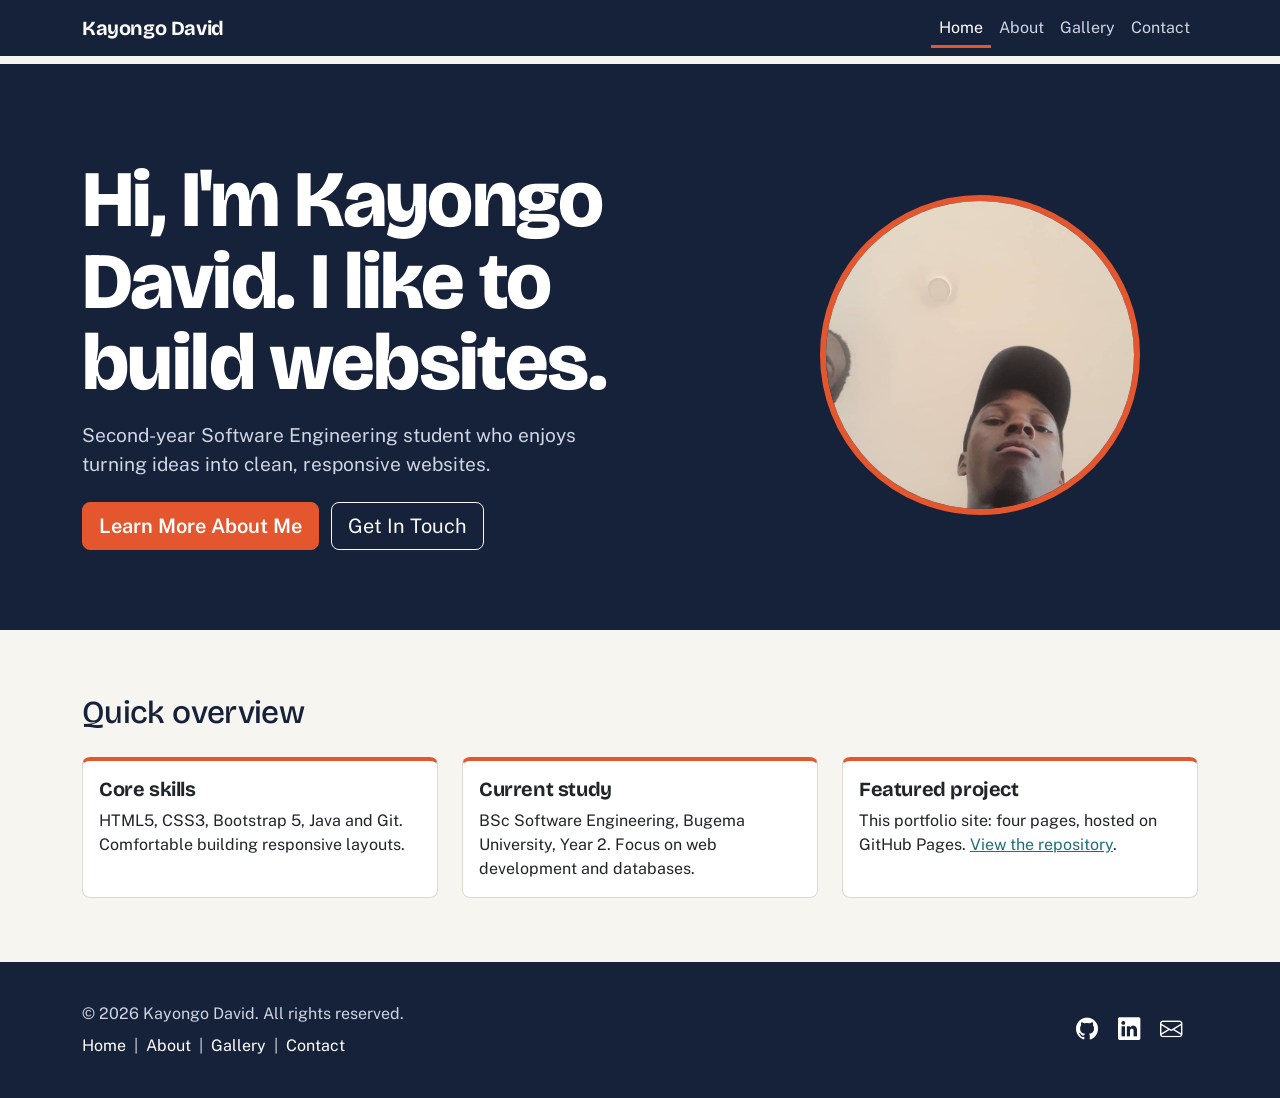
<file: index.html>
<!DOCTYPE html>
<html lang="en">
<head>
<meta charset="UTF-8">
<meta name="viewport" content="width=device-width, initial-scale=1">
<title>Home | Kayongo David</title>
<meta name="description" content="Personal portfolio of Kayongo David.">
<link rel="preconnect" href="https://fonts.googleapis.com">
<link rel="preconnect" href="https://fonts.gstatic.com" crossorigin>
<link href="https://fonts.googleapis.com/css2?family=Bricolage+Grotesque:wght@600;800&family=Public+Sans:wght@400;600&display=swap" rel="stylesheet">
<link href="https://cdn.jsdelivr.net/npm/bootstrap@5.3.3/dist/css/bootstrap.min.css" rel="stylesheet">
<link href="https://cdn.jsdelivr.net/npm/bootstrap-icons@1.11.3/font/bootstrap-icons.min.css" rel="stylesheet">
<link rel="stylesheet" href="css/style.css">
</head>
<body>
<nav class="navbar navbar-expand-md navbar-dark fixed-top">
  <div class="container">
    <a class="navbar-brand fw-bold" href="index.html">Kayongo David</a>
    <button class="navbar-toggler" type="button" data-bs-toggle="collapse" data-bs-target="#nav" aria-controls="nav" aria-expanded="false" aria-label="Toggle navigation"><span class="navbar-toggler-icon"></span></button>
    <div class="collapse navbar-collapse" id="nav">
      <ul class="navbar-nav ms-auto">
        <li class="nav-item"><a class="nav-link active" href="index.html" aria-current="page">Home</a></li>
        <li class="nav-item"><a class="nav-link" href="about.html">About</a></li>
        <li class="nav-item"><a class="nav-link" href="gallery.html">Gallery</a></li>
        <li class="nav-item"><a class="nav-link" href="contact.html">Contact</a></li>
      </ul>
    </div>
  </div>
</nav>

<header class="hero">
  <div class="container">
    <div class="row align-items-center g-5">
      <div class="col-lg-7">
        <h1>Hi, I'm Kayongo David. I like to build websites.</h1>
        <p class="mt-3">Second-year Software Engineering student who enjoys turning ideas into clean, responsive websites.</p>
        <a href="about.html" class="btn btn-accent btn-lg me-2 mt-2">Learn More About Me</a>
        <a href="contact.html" class="btn btn-outline-light btn-lg mt-2">Get In Touch</a>
      </div>
      <div class="col-lg-5 text-center">
        <img class="portrait" src="images/mypotrait.jpeg" alt="Portrait of Kayongo David">
      </div>
    </div>
  </div>
</header>

<main>
<section class="section" aria-labelledby="highlights">
  <div class="container">
    <h2 id="highlights" class="mb-4">Quick overview</h2>
    <div class="row g-4">
      <div class="col-md-4"><div class="card stat-card h-100"><div class="card-body">
        <h3 class="h5 card-title">Core skills</h3>
        <p class="card-text">HTML5, CSS3, Bootstrap 5, Java and Git. Comfortable building responsive layouts.</p></div></div></div>
      <div class="col-md-4"><div class="card stat-card h-100"><div class="card-body">
        <h3 class="h5 card-title">Current study</h3>
        <p class="card-text">BSc Software Engineering, Bugema University, Year 2. Focus on web development and databases.</p></div></div></div>
      <div class="col-md-4"><div class="card stat-card h-100"><div class="card-body">
        <h3 class="h5 card-title">Featured project</h3>
        <p class="card-text">This portfolio site: four pages, hosted on GitHub Pages. <a href="https://github.com/henrykayongo34-oss/YOUR-REPO">View the repository</a>.</p></div></div></div>
    </div>
  </div>
</section>
</main>

<footer>
  <div class="container d-md-flex justify-content-between align-items-center">
    <div>
      <p class="mb-2">&copy; 2026 Kayongo David. All rights reserved.</p>
      <a href="index.html">Home</a> &nbsp;|&nbsp; <a href="about.html">About</a> &nbsp;|&nbsp; <a href="gallery.html">Gallery</a> &nbsp;|&nbsp; <a href="contact.html">Contact</a>
    </div>
    <div class="social mt-3 mt-md-0">
      <a href="https://github.com/henrykayongo34-oss" aria-label="GitHub"><i class="bi bi-github"></i></a>
      <a href="https://linkedin.com/in/YOUR-LINKEDIN" aria-label="LinkedIn"><i class="bi bi-linkedin"></i></a>
      <a href="mailto:YOUR-EMAIL@example.com" aria-label="Email"><i class="bi bi-envelope"></i></a>
    </div>
  </div>
</footer>
<script src="https://cdn.jsdelivr.net/npm/bootstrap@5.3.3/dist/js/bootstrap.bundle.min.js"></script>
</body>
</html>
</file>
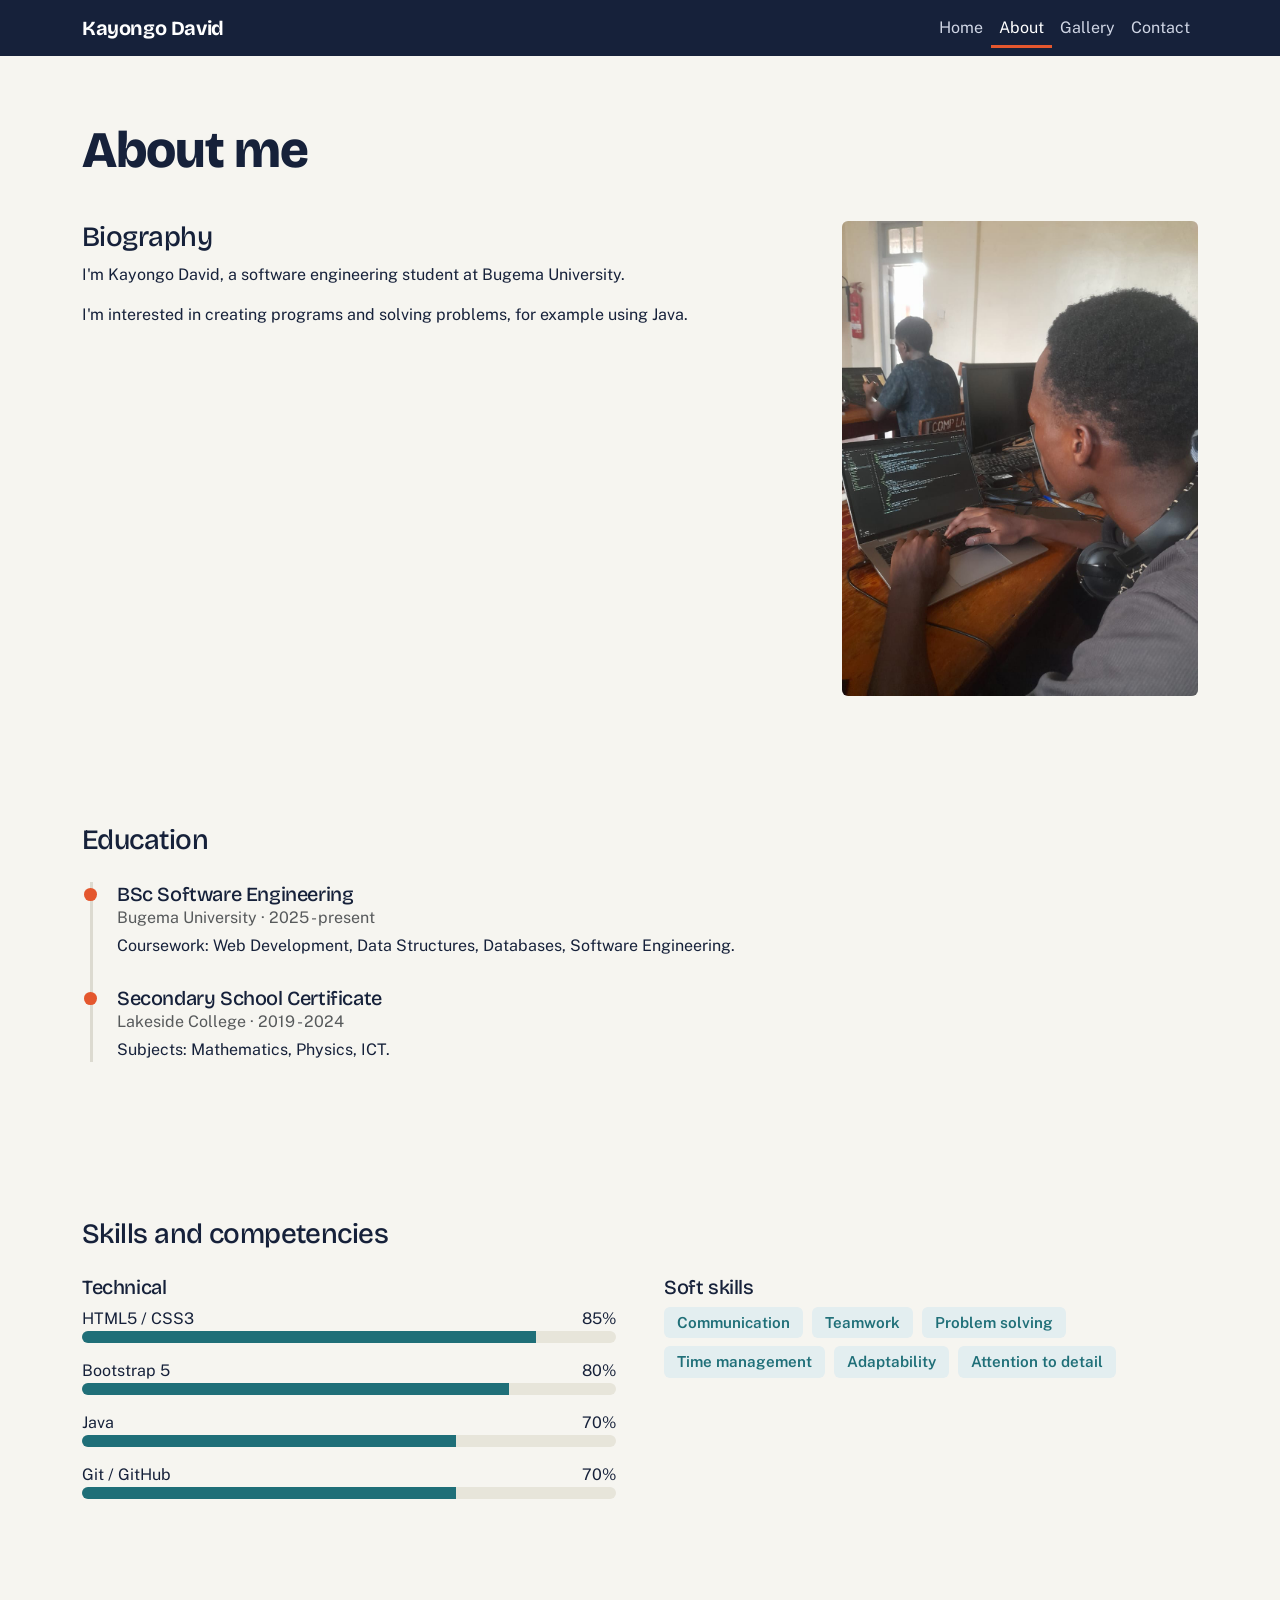
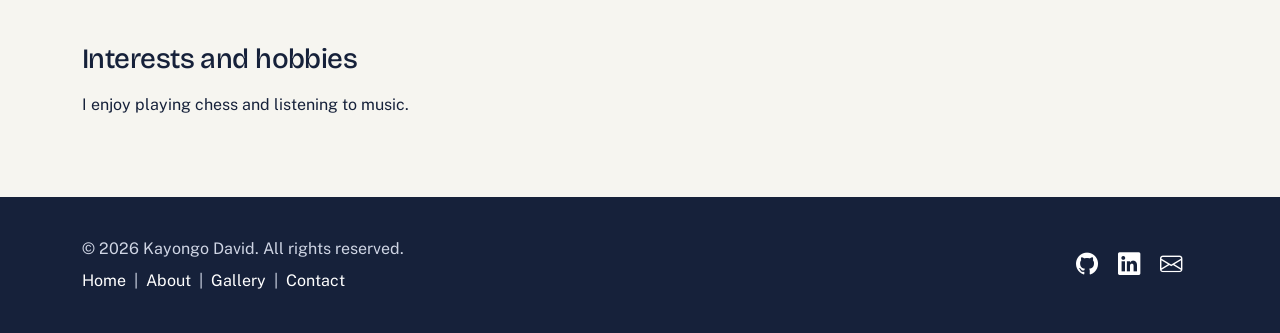
<file: about.html>
<!DOCTYPE html>
<html lang="en">
<head>
<meta charset="UTF-8">
<meta name="viewport" content="width=device-width, initial-scale=1">
<title>About | Kayongo David</title>
<meta name="description" content="Personal portfolio of Kayongo David.">
<link rel="preconnect" href="https://fonts.googleapis.com">
<link rel="preconnect" href="https://fonts.gstatic.com" crossorigin>
<link href="https://fonts.googleapis.com/css2?family=Bricolage+Grotesque:wght@600;800&family=Public+Sans:wght@400;600&display=swap" rel="stylesheet">
<link href="https://cdn.jsdelivr.net/npm/bootstrap@5.3.3/dist/css/bootstrap.min.css" rel="stylesheet">
<link href="https://cdn.jsdelivr.net/npm/bootstrap-icons@1.11.3/font/bootstrap-icons.min.css" rel="stylesheet">
<link rel="stylesheet" href="css/style.css">
</head>
<body>
<nav class="navbar navbar-expand-md navbar-dark fixed-top">
  <div class="container">
    <a class="navbar-brand fw-bold" href="index.html">Kayongo David</a>
    <button class="navbar-toggler" type="button" data-bs-toggle="collapse" data-bs-target="#nav" aria-controls="nav" aria-expanded="false" aria-label="Toggle navigation"><span class="navbar-toggler-icon"></span></button>
    <div class="collapse navbar-collapse" id="nav">
      <ul class="navbar-nav ms-auto">
        <li class="nav-item"><a class="nav-link" href="index.html">Home</a></li>
        <li class="nav-item"><a class="nav-link active" href="about.html" aria-current="page">About</a></li>
        <li class="nav-item"><a class="nav-link" href="gallery.html">Gallery</a></li>
        <li class="nav-item"><a class="nav-link" href="contact.html">Contact</a></li>
      </ul>
    </div>
  </div>
</nav>

<main class="container">
  <div class="page-head"><h1>About me</h1></div>

  <section class="section pt-2" aria-labelledby="bio">
    <div class="row g-4">
      <div class="col-md-8">
        <h2 id="bio" class="h3">Biography</h2>
        <p>I'm Kayongo David, a software engineering student at Bugema University.</p>
        <p>I'm interested in creating programs and solving problems, for example using Java.</p>
      </div>
      <div class="col-md-4">
        <img class="img-fluid rounded" src="images/img1.jpeg" alt="Kayongo David">
      </div>
    </div>
  </section>

  <section class="section" aria-labelledby="edu">
    <h2 id="edu" class="h3 mb-4">Education</h2>
    <div class="timeline">
      <div class="item">
        <h3 class="h5 mb-0">BSc Software Engineering</h3>
        <p class="text-muted mb-1">Bugema University &middot; 2025 - present</p>
        <p class="mb-0">Coursework: Web Development, Data Structures, Databases, Software Engineering.</p>
      </div>
      <div class="item">
        <h3 class="h5 mb-0">Secondary School Certificate</h3>
        <p class="text-muted mb-1">Lakeside College &middot; 2019 - 2024</p>
        <p class="mb-0">Subjects: Mathematics, Physics, ICT.</p>
      </div>
    </div>
  </section>

  <section class="section" aria-labelledby="skills">
    <h2 id="skills" class="h3 mb-4">Skills and competencies</h2>
    <div class="row g-5">
      <div class="col-md-6">
        <h3 class="h5">Technical</h3>
        <div class="mb-3">
          <div class="d-flex justify-content-between"><span>HTML5 / CSS3</span><span>85%</span></div>
          <div class="progress" role="progressbar" aria-label="HTML5 and CSS3" aria-valuenow="85" aria-valuemin="0" aria-valuemax="100"><div class="progress-bar" style="width:85%"></div></div>
        </div>
        <div class="mb-3">
          <div class="d-flex justify-content-between"><span>Bootstrap 5</span><span>80%</span></div>
          <div class="progress" role="progressbar" aria-label="Bootstrap 5" aria-valuenow="80" aria-valuemin="0" aria-valuemax="100"><div class="progress-bar" style="width:80%"></div></div>
        </div>
        <div class="mb-3">
          <div class="d-flex justify-content-between"><span>Java</span><span>70%</span></div>
          <div class="progress" role="progressbar" aria-label="Java" aria-valuenow="70" aria-valuemin="0" aria-valuemax="100"><div class="progress-bar" style="width:70%"></div></div>
        </div>
        <div class="mb-3">
          <div class="d-flex justify-content-between"><span>Git / GitHub</span><span>70%</span></div>
          <div class="progress" role="progressbar" aria-label="Git and GitHub" aria-valuenow="70" aria-valuemin="0" aria-valuemax="100"><div class="progress-bar" style="width:70%"></div></div>
        </div>
      </div>
      <div class="col-md-6">
        <h3 class="h5">Soft skills</h3>
        <span class="badge badge-skill">Communication</span>
        <span class="badge badge-skill">Teamwork</span>
        <span class="badge badge-skill">Problem solving</span>
        <span class="badge badge-skill">Time management</span>
        <span class="badge badge-skill">Adaptability</span>
        <span class="badge badge-skill">Attention to detail</span>
      </div>
    </div>
  </section>

  <section class="section" aria-labelledby="interests">
    <h2 id="interests" class="h3 mb-3">Interests and hobbies</h2>
    <p>I enjoy playing chess and listening to music.</p>
  </section>
</main>

<footer>
  <div class="container d-md-flex justify-content-between align-items-center">
    <div>
      <p class="mb-2">&copy; 2026 Kayongo David. All rights reserved.</p>
      <a href="index.html">Home</a> &nbsp;|&nbsp; <a href="about.html">About</a> &nbsp;|&nbsp; <a href="gallery.html">Gallery</a> &nbsp;|&nbsp; <a href="contact.html">Contact</a>
    </div>
    <div class="social mt-3 mt-md-0">
      <a href="https://github.com/henrykayongo34-oss" aria-label="GitHub"><i class="bi bi-github"></i></a>
      <a href="https://linkedin.com/in/your-username" aria-label="LinkedIn"><i class="bi bi-linkedin"></i></a>
      <a href="mailto:you@university.edu" aria-label="Email"><i class="bi bi-envelope"></i></a>
    </div>
  </div>
</footer>
<script src="https://cdn.jsdelivr.net/npm/bootstrap@5.3.3/dist/js/bootstrap.bundle.min.js"></script>
</body>
</html>
</file>
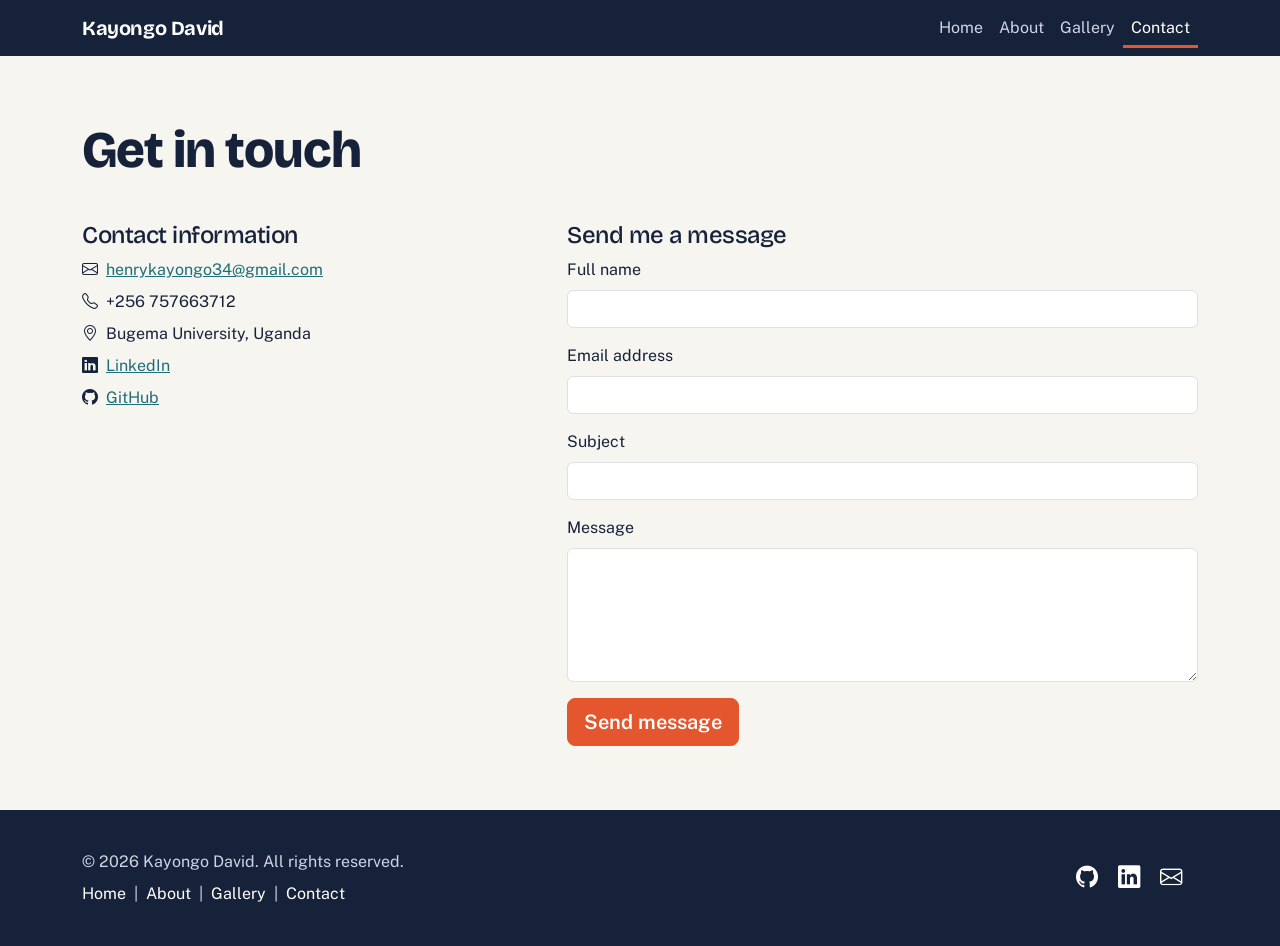
<file: contact.html>
<!DOCTYPE html>
<html lang="en">
<head>
<meta charset="UTF-8">
<meta name="viewport" content="width=device-width, initial-scale=1">
<title>Contact | Kayongo David</title>
<meta name="description" content="Personal portfolio of Kayongo David.">
<link rel="preconnect" href="https://fonts.googleapis.com">
<link rel="preconnect" href="https://fonts.gstatic.com" crossorigin>
<link href="https://fonts.googleapis.com/css2?family=Bricolage+Grotesque:wght@600;800&family=Public+Sans:wght@400;600&display=swap" rel="stylesheet">
<link href="https://cdn.jsdelivr.net/npm/bootstrap@5.3.3/dist/css/bootstrap.min.css" rel="stylesheet">
<link href="https://cdn.jsdelivr.net/npm/bootstrap-icons@1.11.3/font/bootstrap-icons.min.css" rel="stylesheet">
<link rel="stylesheet" href="css/style.css">
</head>
<body>
<nav class="navbar navbar-expand-md navbar-dark fixed-top">
  <div class="container">
    <a class="navbar-brand fw-bold" href="index.html">Kayongo David</a>
    <button class="navbar-toggler" type="button" data-bs-toggle="collapse" data-bs-target="#nav" aria-controls="nav" aria-expanded="false" aria-label="Toggle navigation"><span class="navbar-toggler-icon"></span></button>
    <div class="collapse navbar-collapse" id="nav">
      <ul class="navbar-nav ms-auto">
        <li class="nav-item"><a class="nav-link" href="index.html">Home</a></li>
        <li class="nav-item"><a class="nav-link" href="about.html">About</a></li>
        <li class="nav-item"><a class="nav-link" href="gallery.html">Gallery</a></li>
        <li class="nav-item"><a class="nav-link active" href="contact.html" aria-current="page">Contact</a></li>
      </ul>
    </div>
  </div>
</nav>

<main class="container">
  <div class="page-head"><h1>Get in touch</h1></div>
  <section class="section pt-2">
    <div class="row g-5">
      <div class="col-md-5">
        <h2 class="h4">Contact information</h2>
        <ul class="list-unstyled fs-6">
          <li class="mb-2"><i class="bi bi-envelope me-2"></i><a href="mailto:henrykayongo34@gmail.com">henrykayongo34@gmail.com</a></li>
          <li class="mb-2"><i class="bi bi-telephone me-2"></i>+256 757663712</li>
          <li class="mb-2"><i class="bi bi-geo-alt me-2"></i>Bugema University, Uganda</li>
          <li class="mb-2"><i class="bi bi-linkedin me-2"></i><a href="https://linkedin.com/in/YOUR-LINKEDIN">LinkedIn</a></li>
          <li><i class="bi bi-github me-2"></i><a href="https://github.com/henrykayongo34-oss">GitHub</a></li>
        </ul>
      </div>
      <div class="col-md-7">
        <h2 class="h4">Send me a message</h2>
        <div id="sent" class="alert alert-success d-none" role="alert">Thanks, your message was sent.</div>
        <form id="contactForm" class="needs-validation" novalidate>
          <div class="mb-3"><label for="name" class="form-label">Full name</label>
            <input type="text" class="form-control" id="name" required>
            <div class="invalid-feedback">Please enter your name.</div></div>
          <div class="mb-3"><label for="email" class="form-label">Email address</label>
            <input type="email" class="form-control" id="email" required>
            <div class="invalid-feedback">Please enter a valid email address.</div></div>
          <div class="mb-3"><label for="subject" class="form-label">Subject</label>
            <input type="text" class="form-control" id="subject" required>
            <div class="invalid-feedback">Please add a subject.</div></div>
          <div class="mb-3"><label for="message" class="form-label">Message</label>
            <textarea class="form-control" id="message" rows="5" required></textarea>
            <div class="invalid-feedback">Please write a message.</div></div>
          <button type="submit" class="btn btn-accent btn-lg">Send message</button>
        </form>
      </div>
    </div>
  </section>
</main>

<footer>
  <div class="container d-md-flex justify-content-between align-items-center">
    <div>
      <p class="mb-2">&copy; 2026 Kayongo David. All rights reserved.</p>
      <a href="index.html">Home</a> &nbsp;|&nbsp; <a href="about.html">About</a> &nbsp;|&nbsp; <a href="gallery.html">Gallery</a> &nbsp;|&nbsp; <a href="contact.html">Contact</a>
    </div>
    <div class="social mt-3 mt-md-0">
      <a href="https://github.com/henrykayongo34-oss" aria-label="GitHub"><i class="bi bi-github"></i></a>
      <a href="https://linkedin.com/in/YOUR-LINKEDIN" aria-label="LinkedIn"><i class="bi bi-linkedin"></i></a>
      <a href="mailto:YOUR-EMAIL@example.com" aria-label="Email"><i class="bi bi-envelope"></i></a>
    </div>
  </div>
</footer>
<script src="https://cdn.jsdelivr.net/npm/bootstrap@5.3.3/dist/js/bootstrap.bundle.min.js"></script>
<script>
document.getElementById('contactForm').addEventListener('submit', function (e) {
  e.preventDefault();
  if (!this.checkValidity()) { this.classList.add('was-validated'); return; }
  // Demo only: connect to Formspree/EmailJS to actually deliver messages.
  document.getElementById('sent').classList.remove('d-none');
  this.reset(); this.classList.remove('was-validated');
});
</script>
</body>
</html>
</file>
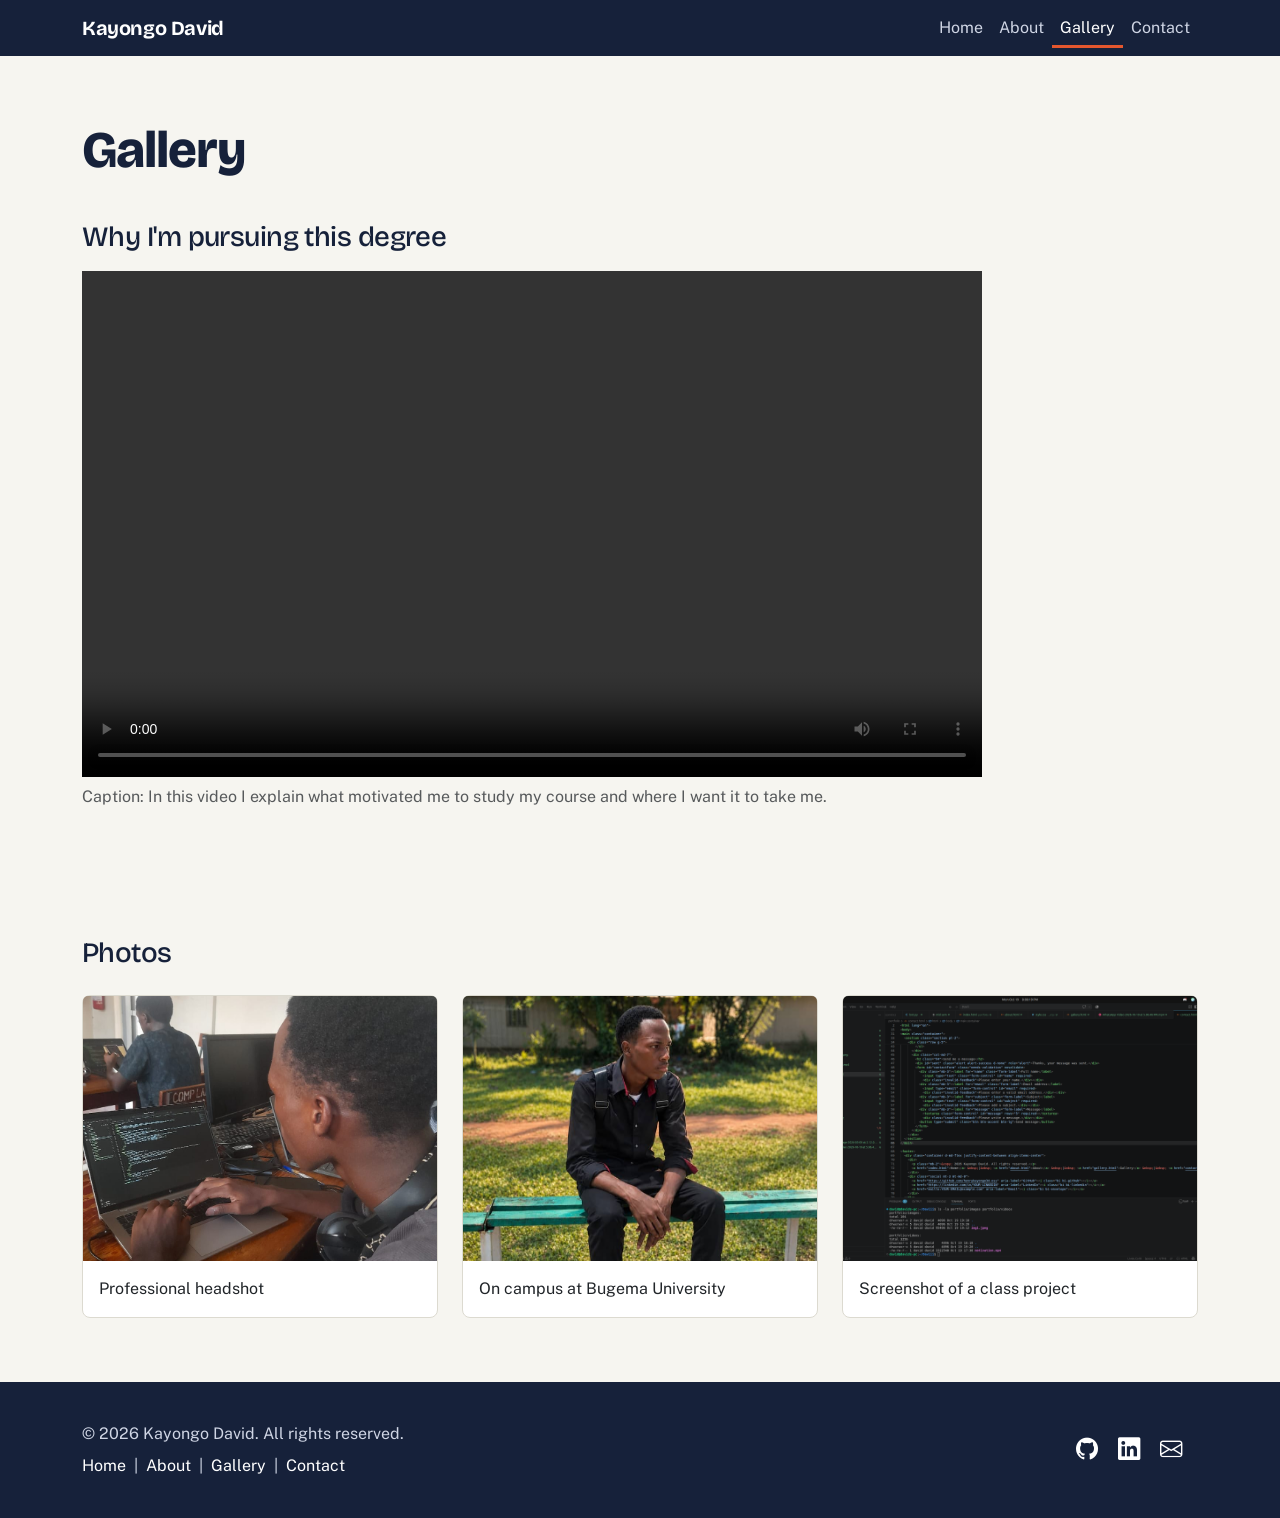
<file: gallery.html>
<!DOCTYPE html>
<html lang="en">
<head>
<meta charset="UTF-8">
<meta name="viewport" content="width=device-width, initial-scale=1">
<title>Gallery | Kayongo David</title>
<meta name="description" content="Personal portfolio of Kayongo David.">
<link rel="preconnect" href="https://fonts.googleapis.com">
<link rel="preconnect" href="https://fonts.gstatic.com" crossorigin>
<link href="https://fonts.googleapis.com/css2?family=Bricolage+Grotesque:wght@600;800&family=Public+Sans:wght@400;600&display=swap" rel="stylesheet">
<link href="https://cdn.jsdelivr.net/npm/bootstrap@5.3.3/dist/css/bootstrap.min.css" rel="stylesheet">
<link href="https://cdn.jsdelivr.net/npm/bootstrap-icons@1.11.3/font/bootstrap-icons.min.css" rel="stylesheet">
<link href="css/style.css" rel="stylesheet">
</head>
<body>
<nav class="navbar navbar-expand-md navbar-dark fixed-top">
  <div class="container">
    <a class="navbar-brand fw-bold" href="index.html">Kayongo David</a>
    <button class="navbar-toggler" type="button" data-bs-toggle="collapse" data-bs-target="#nav" aria-controls="nav" aria-expanded="false" aria-label="Toggle navigation"><span class="navbar-toggler-icon"></span></button>
    <div class="collapse navbar-collapse" id="nav">
      <ul class="navbar-nav ms-auto">
        <li class="nav-item"><a class="nav-link" href="index.html">Home</a></li>
        <li class="nav-item"><a class="nav-link" href="about.html">About</a></li>
        <li class="nav-item"><a class="nav-link active" href="gallery.html" aria-current="page">Gallery</a></li>
        <li class="nav-item"><a class="nav-link" href="contact.html">Contact</a></li>
      </ul>
    </div>
  </div>
</nav>

<main class="container">
  <div class="page-head"><h1>Gallery</h1></div>

  <section class="section pt-2" aria-labelledby="video">
    <h2 id="video" class="h3 mb-3">Why I'm pursuing this degree</h2>
    <div class="video-wrap">
      <div class="ratio ratio-16x9">
        <video controls>
          <source src="videos/motivation.mp4" type="video/mp4">
          Your browser does not support the video tag.
        </video>
      </div>
      <p class="text-muted mt-2 mb-0">Caption: In this video I explain what motivated me to study my course and where I want it to take me.</p>
    </div>
  </section>

  <section class="section gallery" aria-labelledby="photos">
    <h2 id="photos" class="h3 mb-4">Photos</h2>
    <div class="row g-4">
      <div class="col-md-4"><figure class="card h-100 mb-0">
        <img src="images/img1.jpeg" class="card-img-top" alt="Professional headshot of Kayongo David" loading="lazy">
        <figcaption class="card-body">Professional headshot</figcaption></figure></div>
      <div class="col-md-4"><figure class="card h-100 mb-0">
        <img src="images/img3.jpeg" class="card-img-top" alt="Kayongo David on campus" loading="lazy">
        <figcaption class="card-body">On campus at Bugema University</figcaption></figure></div>
      <div class="col-md-4"><figure class="card h-100 mb-0">
        <img src="images/img2.png" class="card-img-top" alt="Project screenshot" loading="lazy">
        <figcaption class="card-body">Screenshot of a class project</figcaption></figure></div>
    </div>
  </section>
</main>

<footer>
  <div class="container d-md-flex justify-content-between align-items-center">
    <div>
      <p class="mb-2">&copy; 2026 Kayongo David. All rights reserved.</p>
      <a href="index.html">Home</a> &nbsp;|&nbsp; <a href="about.html">About</a> &nbsp;|&nbsp; <a href="gallery.html">Gallery</a> &nbsp;|&nbsp; <a href="contact.html">Contact</a>
    </div>
    <div class="social mt-3 mt-md-0">
      <a href="https://github.com/henrykayongo34-oss" aria-label="GitHub"><i class="bi bi-github"></i></a>
      <a href="https://linkedin.com/in/YOUR-LINKEDIN" aria-label="LinkedIn"><i class="bi bi-linkedin"></i></a>
      <a href="mailto:YOUR-EMAIL@example.com" aria-label="Email"><i class="bi bi-envelope"></i></a>
    </div>
  </div>
</footer>
<script src="https://cdn.jsdelivr.net/npm/bootstrap@5.3.3/dist/js/bootstrap.bundle.min.js"></script>
</body>
</html>
</file>
<file: css/style.css>
:root{--ink:#16213a;--paper:#f6f5f0;--accent:#e4572e;--teal:#1f6f78;--muted:#5b6478;--line:#dcdad0}
html{scroll-behavior:smooth}
body{font-family:'Public Sans',system-ui,sans-serif;color:var(--ink);background:var(--paper);padding-top:64px}
h1,h2,h3,h4,.navbar-brand{font-family:'Bricolage Grotesque',system-ui,sans-serif;letter-spacing:-.02em}
a{color:var(--teal)}
:focus-visible{outline:3px solid var(--accent);outline-offset:2px}
.navbar{background:var(--ink)}
.navbar .nav-link{color:#cfd5e4}
.navbar .nav-link:hover,.navbar .nav-link.active{color:#fff}
.navbar .nav-link.active{box-shadow:inset 0 -3px 0 var(--accent)}
.btn-accent{background:var(--accent);border-color:var(--accent);color:#fff;font-weight:600}
.btn-accent:hover{background:#c9441f;border-color:#c9441f;color:#fff}
.btn-outline-ink{border:2px solid var(--ink);color:var(--ink);font-weight:600}
.btn-outline-ink:hover{background:var(--ink);color:#fff}
.hero{background:var(--ink);color:#fff;padding:6rem 0 5rem;position:relative;overflow:hidden}
.hero h1{font-size:clamp(2.6rem,7vw,5rem);line-height:1.02;font-weight:800}
.hero p{color:#cfd5e4;font-size:1.2rem;max-width:34rem}
.hero .portrait{width:min(320px,70vw);aspect-ratio:1;border-radius:50%;object-fit:cover;border:6px solid var(--accent)}
.section{padding:4rem 0}
.page-head{padding:3.5rem 0 1.5rem}
.page-head h1{font-weight:800;font-size:clamp(2rem,5vw,3.2rem)}
.card{border:1px solid var(--line);border-radius:.5rem;background:#fff}
.card .card-title{font-weight:700}
.stat-card{border-top:4px solid var(--accent)}
.timeline{border-left:3px solid var(--line);padding-left:1.5rem;margin-left:.5rem}
.timeline .item{position:relative;margin-bottom:1.75rem}
.timeline .item::before{content:"";position:absolute;left:-2.05rem;top:.4rem;width:.8rem;height:.8rem;border-radius:50%;background:var(--accent)}
.badge-skill{background:#e3eef0;color:var(--teal);font-weight:600;font-size:.95rem;padding:.5rem .8rem;margin:0 .35rem .5rem 0}
.progress{height:.75rem;background:#e7e5da}
.progress-bar{background:var(--teal)}
.gallery img{aspect-ratio:4/3;object-fit:cover}
.video-wrap{max-width:900px}
footer{background:var(--ink);color:#cfd5e4;padding:2.5rem 0}
footer a{color:#fff;text-decoration:none}
footer a:hover{text-decoration:underline}
.social a{font-size:1.4rem;margin-right:1rem}
@media (prefers-reduced-motion:reduce){html{scroll-behavior:auto}}
</file>
